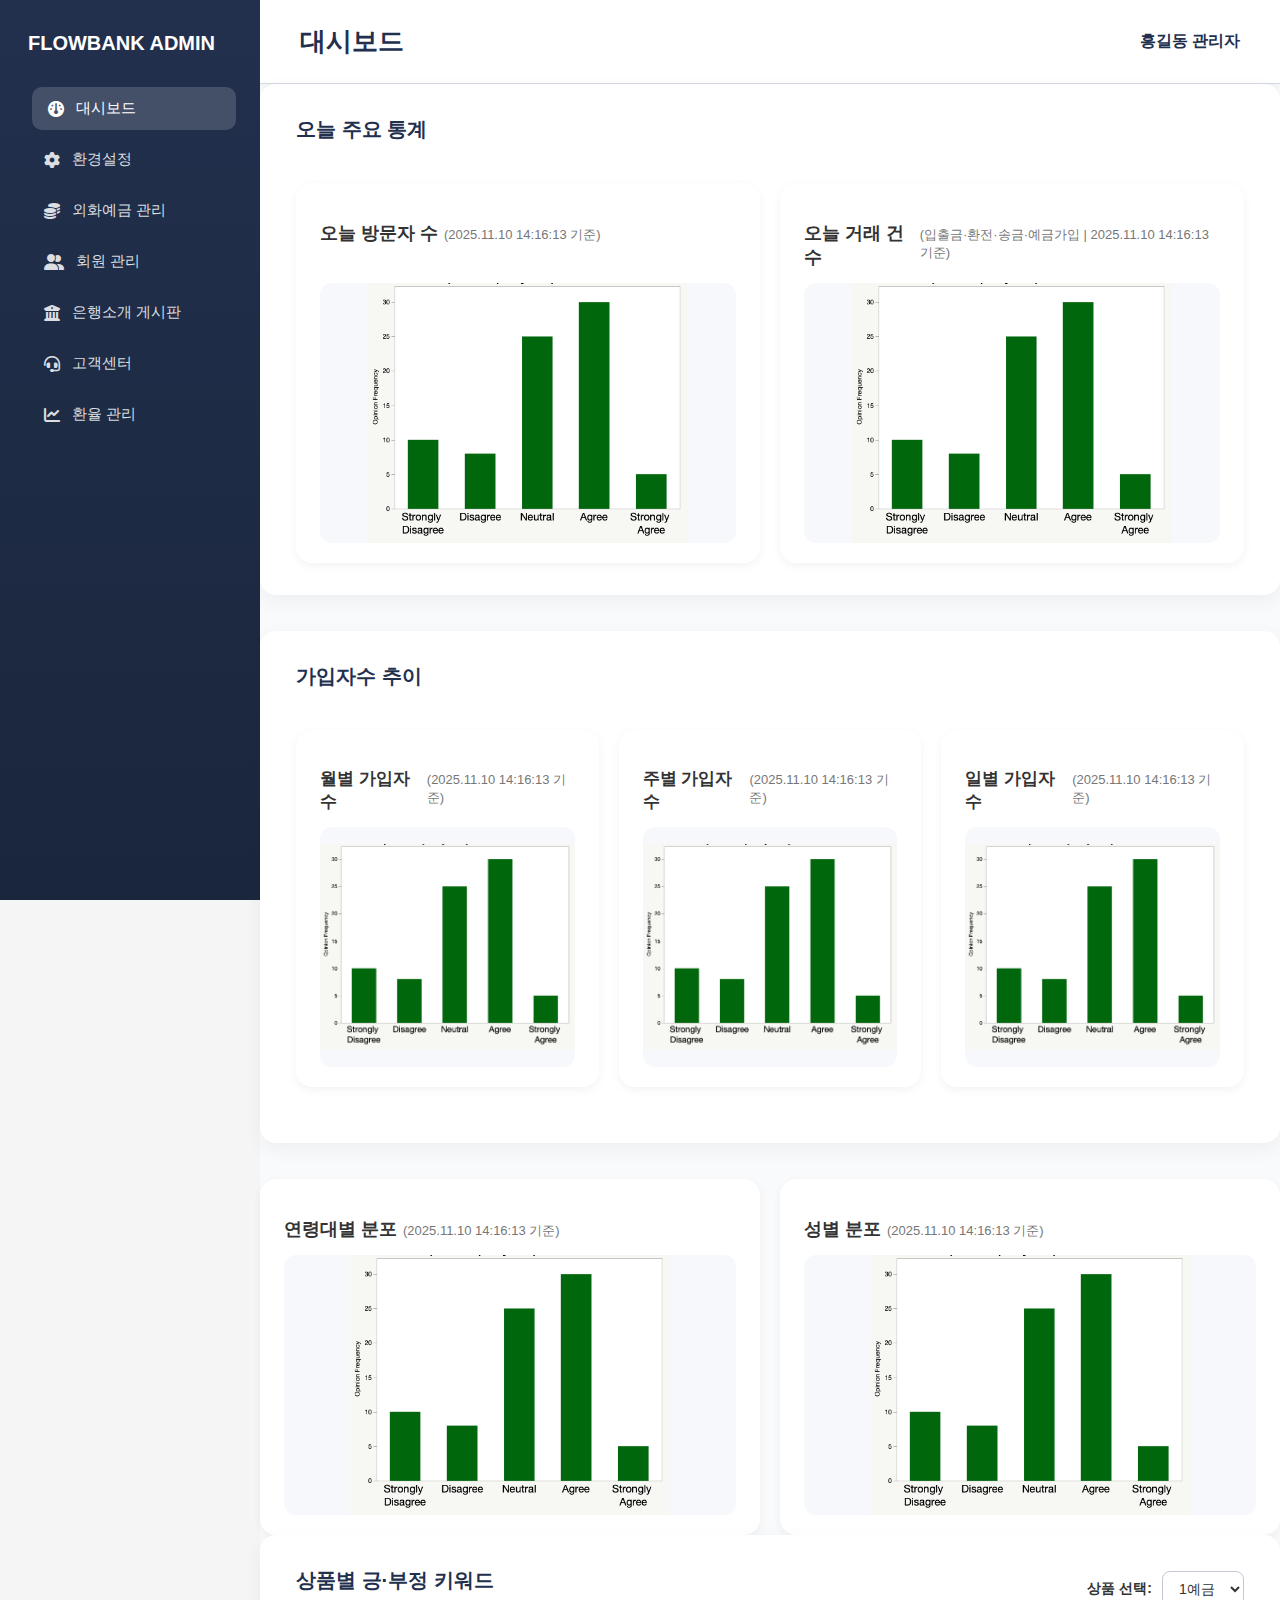
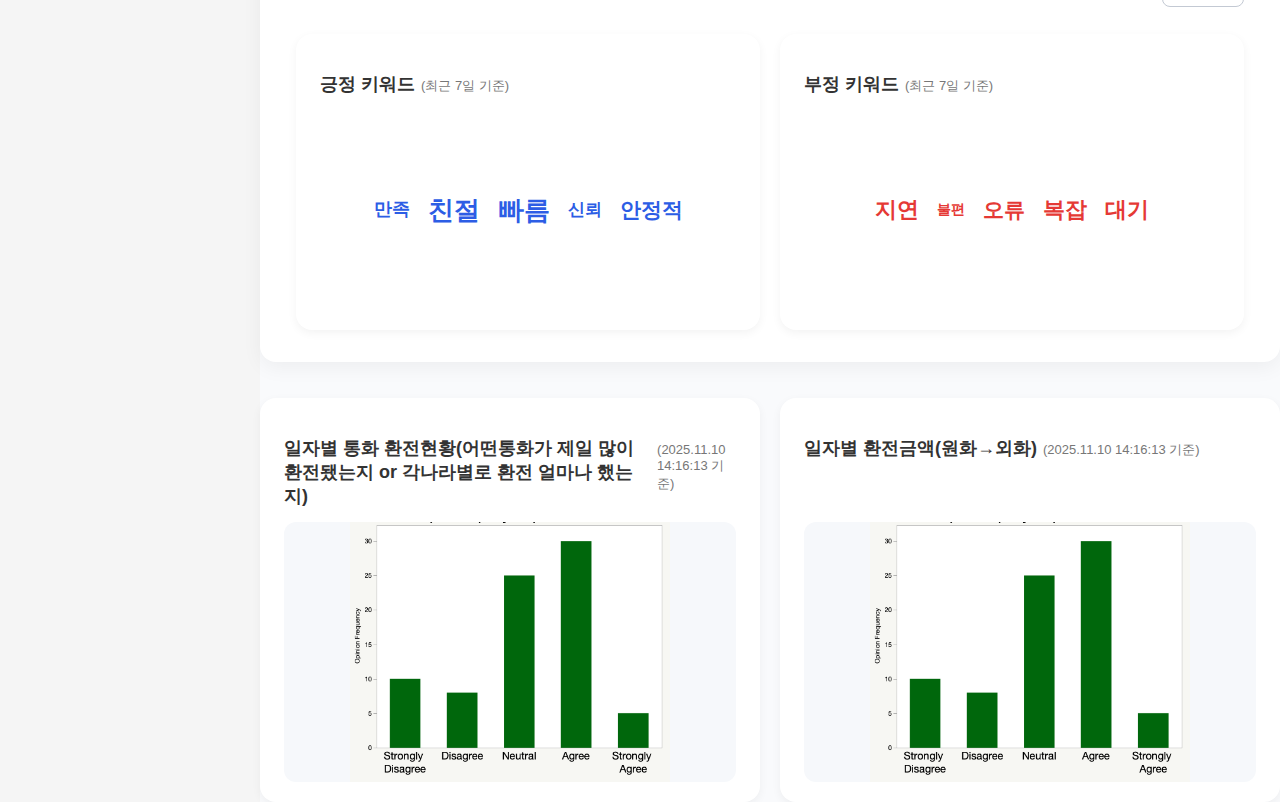
<file: admin/index.html>
<!DOCTYPE html>
<html lang="ko">
  <head>
    <meta charset="UTF-8" />
    <meta name="viewport" content="width=device-width, initial-scale=1.0" />
    <title>관리자 메인</title>
    <link rel="stylesheet" href="/static/css/admin.css" />
    <link
      rel="stylesheet"
      href="https://cdnjs.cloudflare.com/ajax/libs/font-awesome/6.5.1/css/all.min.css"
      crossorigin="anonymous"
    />
  </head>
  <body>
    <div class="admin-layout">
      <aside class="sidebar">
        <div class="logo">
          <span>FLOWBANK ADMIN</span>
        </div>
        <nav>
          <ul>
            <li><a class="active" href="/admin/index.html"><i class="fa-solid fa-gauge"></i>대시보드</a></li>
            <li><a href="/admin/settings.html"><i class="fa-solid fa-gear"></i>환경설정</a></li>
            <li><a href="/admin/products.html"><i class="fa-solid fa-coins"></i>외화예금 관리</a></li>
            <li><a href="/admin/members.html"><i class="fa-solid fa-user-group"></i>회원 관리</a></li>
            <li><a href="/admin/board.html"><i class="fa-solid fa-building-columns"></i>은행소개 게시판</a></li>
            <li><a href="/admin/customer.html"><i class="fa-solid fa-headset"></i>고객센터</a></li>
            <li><a href="/admin/rate.html"><i class="fa-solid fa-chart-line"></i>환율 관리</a></li>
          </ul>
        </nav>
       
      </aside>

      <main class="main-panel">
        <header class="admin-header">
          <div>
            <h1 class="page-title">대시보드</h1>
          </div>
            <div class="user-info">
              <div class="profile">
                <div class="profile-info">
                  <strong>홍길동 관리자</strong>
                </div>
              </div>
            </div>
        </header>

        <!-- 1행: 방문·거래 통계 섹션 -->
        <section class="section">
          <div class="section-header">
            <h2>오늘 주요 통계</h2>
          </div>

          <div class="admin-stats-row">
            <!-- 오늘 방문자 수 -->
            <article class="admin-stat-card admin-graph-card">
              <h3>오늘 방문자 수<span>(2025.11.10 14:16:13 기준)</span></h3>
              <div class="admin-graph-box">
                <img src="/static/images/ex.png" alt="오늘 방문자 수 그래프" />
              </div>
            </article>

            <!-- 오늘 거래 건수 -->
            <article class="admin-stat-card admin-graph-card">
              <h3>오늘 거래 건수 <span>(입출금·환전·송금·예금가입 | 2025.11.10 14:16:13 기준)</span></h3>
              <div class="admin-graph-box">
                <img src="/static/images/ex.png" alt="오늘 거래 건수 그래프" />
              </div>
            </article>
          </div>
        </section>

        <!-- 4행: 가입자수 추이 -->
        <section class="section">
          <div class="section-header">
            <h2>가입자수 추이</h2>
          </div>

          <div class="admin-stats-row-3">
            <!-- 월별 -->
            <article class="admin-stat-card-3 admin-graph-card">
              <h3>월별 가입자수 <span>(2025.11.10 14:16:13 기준)</span></h3>
              <div class="admin-graph-box-3">
                <img src="/static/images/ex.png" alt="월별 가입자수 그래프" />
              </div>
            </article>

            <!-- 주별 -->
            <article class="admin-stat-card-3 admin-graph-card">
              <h3>주별 가입자수 <span>(2025.11.10 14:16:13 기준)</span></h3>
              <div class="admin-graph-box-3">
                <img src="/static/images/ex.png" alt="주별 가입자수 그래프" />
              </div>
            </article>

            <!-- 일별 -->
            <article class="admin-stat-card-3 admin-graph-card">
              <h3>일별 가입자수 <span>(2025.11.10 14:16:13 기준)</span></h3>
              <div class="admin-graph-box-3">
                <img src="/static/images/ex.png" alt="일별 가입자수 그래프" />
              </div>
            </article>
          </div>
        </section>





        <!-- 2행 -->
        <div class="admin-stats-row">
          <article class="admin-stat-card admin-graph-card">
            <h3>연령대별 분포 <span>(2025.11.10 14:16:13 기준)</span></h3>
            <div class="admin-graph-box">
              <img src="/static/images/ex.png" alt="연령대별 분포 그래프" />
            </div>
          </article>

          <article class="admin-stat-card admin-graph-card">
            <h3>성별 분포 <span>(2025.11.10 14:16:13 기준)</span></h3>
            <div class="admin-graph-box">
              <img src="/static/images/ex.png" alt="성별 분포 그래프" />
            </div>
          </article>
        </div>

      

      <!-- 3행: 긍·부정 키워드 섹션 -->
      <section class="section">
        <div class="section-header">
          <h2>상품별 긍·부정 키워드</h2>

          <!-- 🔹 상품 선택 드롭다운 -->
          <div class="product-select">
            <label for="product-type">상품 선택:</label>
            <select id="product-type">
              <option value="fx-deposit1" selected>1예금</option>
              <option value="deposit2">2예금</option>
              <option value="deposit3">3예금</option>
              <option value="deposit4">4예금</option>
              <option value="deposit5">5예금</option>
            </select>
          </div>
        </div>

        <div class="admin-stats-row">
          <!-- 긍정 키워드 -->
          <article class="admin-stat-card admin-graph-card">
            <h3>긍정 키워드 <span>(최근 7일 기준)</span></h3>
            <div class="admin-keyword-box positive">
              <span>만족</span>
              <span>친절</span>
              <span>빠름</span>
              <span>신뢰</span>
              <span>안정적</span>
            </div>
          </article>

          <!-- 부정 키워드 -->
          <article class="admin-stat-card admin-graph-card">
            <h3>부정 키워드 <span>(최근 7일 기준)</span></h3>
            <div class="admin-keyword-box negative">
              <span>지연</span>
              <span>불편</span>
              <span>오류</span>
              <span>복잡</span>
              <span>대기</span>
            </div>
          </article>
        </div>
      </section>


       <!-- 2행 -->
        <div class="admin-stats-row">
          <article class="admin-stat-card admin-graph-card">
            <h3>일자별 통화 환전현황(어떤통화가 제일 많이 환전됐는지 or 각나라별로 환전 얼마나 했는지) <span>(2025.11.10 14:16:13 기준)</span></h3>
            <div class="admin-graph-box">
              <img src="/static/images/ex.png" alt="연령대별 분포 그래프" />
            </div>
          </article>

          <article class="admin-stat-card admin-graph-card">
            <h3>일자별 환전금액(원화→외화) <span>(2025.11.10 14:16:13 기준)</span></h3>
            <div class="admin-graph-box">
              <img src="/static/images/ex.png" alt="성별 분포 그래프" />
            </div>
          </article>
        </div>

      </section>



         

      <script>
        document.querySelectorAll('.admin-keyword-box span').forEach(el => {
          const randomSize = Math.floor(Math.random() * 14) + 14; // 14~28px
          el.style.fontSize = randomSize + 'px';
        });
      </script>


      </main>
    </div>
    
  </body>
</html>
</file>
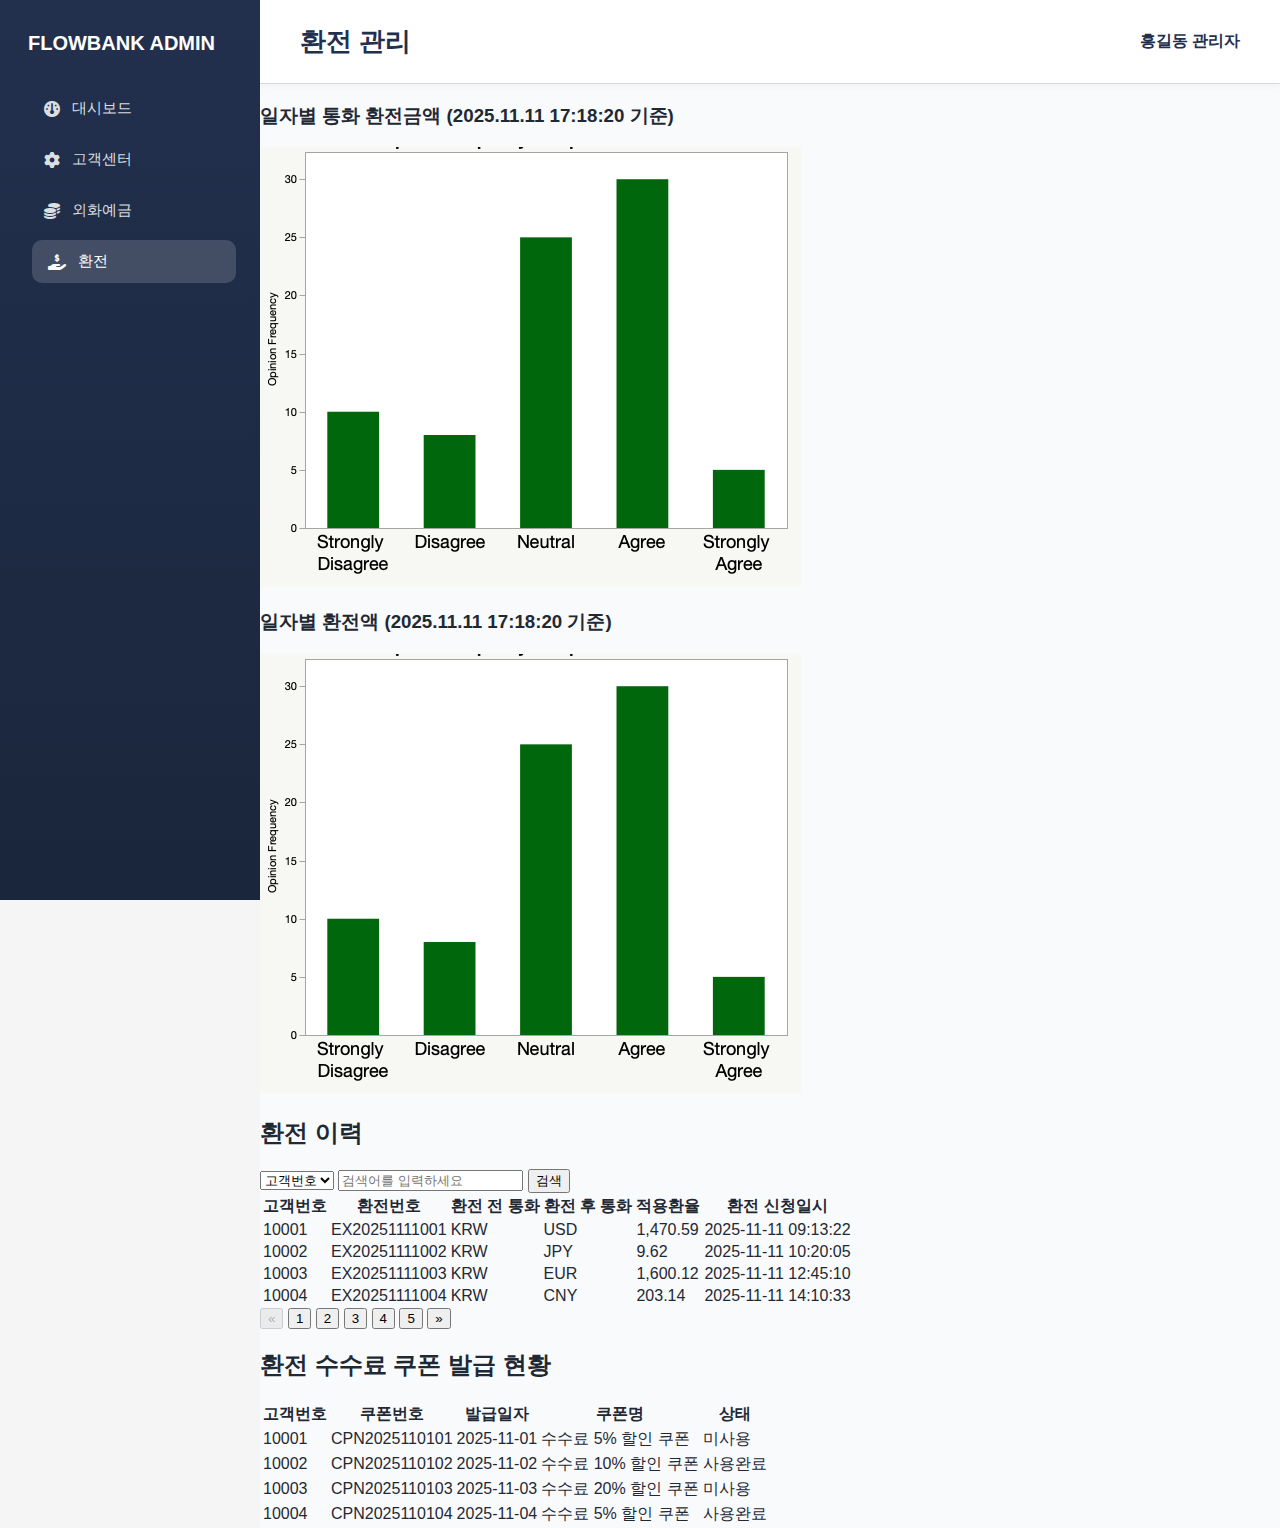
<file: admin/exchange.html>
<!DOCTYPE html>
<html lang="ko">
  <head>
    <meta charset="UTF-8" />
    <meta name="viewport" content="width=device-width, initial-scale=1.0" />
    <title>환전 관리</title>
    <link rel="stylesheet" href="/static/css/admin.css" />
    <link
      rel="stylesheet"
      href="https://cdnjs.cloudflare.com/ajax/libs/font-awesome/6.5.1/css/all.min.css"
      crossorigin="anonymous"
    />
  </head>

  <body>
    <div class="admin-layout">
      <!-- 사이드바 -->
      <aside class="sidebar">
        <div class="logo">
          <span>FLOWBANK ADMIN</span>
        </div>
        <nav>
          <ul>
            <li><a href="/admin/index.html"><i class="fa-solid fa-gauge"></i>대시보드</a></li>
            <li><a href="/admin/member.html"><i class="fa-solid fa-gear"></i>고객센터</a></li>
            <li><a href="/admin/products.html"><i class="fa-solid fa-coins"></i>외화예금</a></li>
            <li><a class="active" href="/admin/exchange.html"><i class="fa-solid fa-hand-holding-dollar"></i>환전</a></li>
          </ul>
        </nav>
      </aside>

      <!-- 메인 -->
      <main class="main-panel">
        <!-- 상단 헤더 -->
        <header class="admin-header">
          <div>
            <h1 class="page-title">환전 관리</h1>
          </div>
          <div class="user-info">
            <div class="profile">
              <div class="profile-info">
                <strong>홍길동 관리자</strong>
              </div>
            </div>
          </div>
        </header>
    

      <!-- 환전 통계 영역 -->
      <section class="admin-exchange-stats-row">
        <article class="admin-exchange-card admin-exchange-graph-card">
          <h3>
            일자별 통화 환전금액 <span>(2025.11.11 17:18:20 기준)</span>
          </h3>
          <div class="admin-exchange-graph-box">
            <img src="/static/images/ex.png" alt="환전 사용자 수 그래프" />
          </div>
        </article>

        <article class="admin-exchange-card admin-exchange-graph-card">
          <h3>
            일자별 환전액 <span>(2025.11.11 17:18:20 기준)</span>
          </h3>
          <div class="admin-exchange-graph-box">
            <img src="/static/images/ex.png" alt="환전 연령대별 그래프" />
          </div>
        </article>
      </section>

    <!-- 환전 이력 섹션 -->
<section class="admin-exchange-section">
  <h2 class="admin-exchange-section-title">환전 이력</h2>

  <!-- 🔍 검색 영역 -->
  <div class="admin-exchange-search">
    <select id="exchangeSearchType">
      <option value="customer">고객번호</option>
      <option value="exchange">환전번호</option>
    </select>
    <input type="text" id="exchangeSearchInput" placeholder="검색어를 입력하세요" />
    <button id="exchangeSearchBtn">검색</button>
  </div>

  <!-- 📊 테이블 -->
  <div class="admin-exchange-table-container">
    <table class="admin-exchange-table">
      <thead>
        <tr>
          <th>고객번호</th>
          <th>환전번호</th>
          <th>환전 전 통화</th>
          <th>환전 후 통화</th>
          <th>적용환율</th>
          <th>환전 신청일시</th>
        </tr>
      </thead>
      <tbody id="exchangeTableBody">
        <tr>
          <td>10001</td>
          <td>EX20251111001</td>
          <td>KRW</td>
          <td>USD</td>
          <td>1,470.59</td>
          <td>2025-11-11 09:13:22</td>
        </tr>
        <tr>
          <td>10002</td>
          <td>EX20251111002</td>
          <td>KRW</td>
          <td>JPY</td>
          <td>9.62</td>
          <td>2025-11-11 10:20:05</td>
        </tr>
        <tr>
          <td>10003</td>
          <td>EX20251111003</td>
          <td>KRW</td>
          <td>EUR</td>
          <td>1,600.12</td>
          <td>2025-11-11 12:45:10</td>
        </tr>
        <tr>
          <td>10004</td>
          <td>EX20251111004</td>
          <td>KRW</td>
          <td>CNY</td>
          <td>203.14</td>
          <td>2025-11-11 14:10:33</td>
        </tr>
      </tbody>
    </table>
  </div>

  <!-- 📄 페이지네이션 -->
    <div class="pagination">
    <button class="page-btn" disabled>«</button>
    <button class="page-btn active">1</button>
    <button class="page-btn">2</button>
    <button class="page-btn">3</button>
    <button class="page-btn">4</button>
    <button class="page-btn">5</button>
    <button class="page-btn">»</button>
  </div>
  </section>

      <!-- 환전 수수료 쿠폰 발급 현황 -->
      <section class="admin-exchange-section">
        <h2 class="admin-exchange-section-title">환전 수수료 쿠폰 발급 현황</h2>
        <div class="admin-exchange-table-container">
          <table class="admin-exchange-table">
            <thead>
              <tr>
                <th>고객번호</th>
                <th>쿠폰번호</th>
                <th>발급일자</th>
                <th>쿠폰명</th>
                <th>상태</th>
              </tr>
            </thead>
            <tbody>
              <tr>
                <td>10001</td>
                <td>CPN2025110101</td>
                <td>2025-11-01</td>
                <td>수수료 5% 할인 쿠폰</td>
                <td class="admin-exchange-status-unused">미사용</td>
              </tr>
              <tr>
                <td>10002</td>
                <td>CPN2025110102</td>
                <td>2025-11-02</td>
                <td>수수료 10% 할인 쿠폰</td>
                <td class="admin-exchange-status-used">사용완료</td>
              </tr>
              <tr>
                <td>10003</td>
                <td>CPN2025110103</td>
                <td>2025-11-03</td>
                <td>수수료 20% 할인 쿠폰</td>
                <td class="admin-exchange-status-unused">미사용</td>
              </tr>
              <tr>
                <td>10004</td>
                <td>CPN2025110104</td>
                <td>2025-11-04</td>
                <td>수수료 5% 할인 쿠폰</td>
                <td class="admin-exchange-status-used">사용완료</td>
              </tr>
            </tbody>
          </table>
        </div>
      </section>







      

    </div>
  </main>

  </body>
</html>
</file>
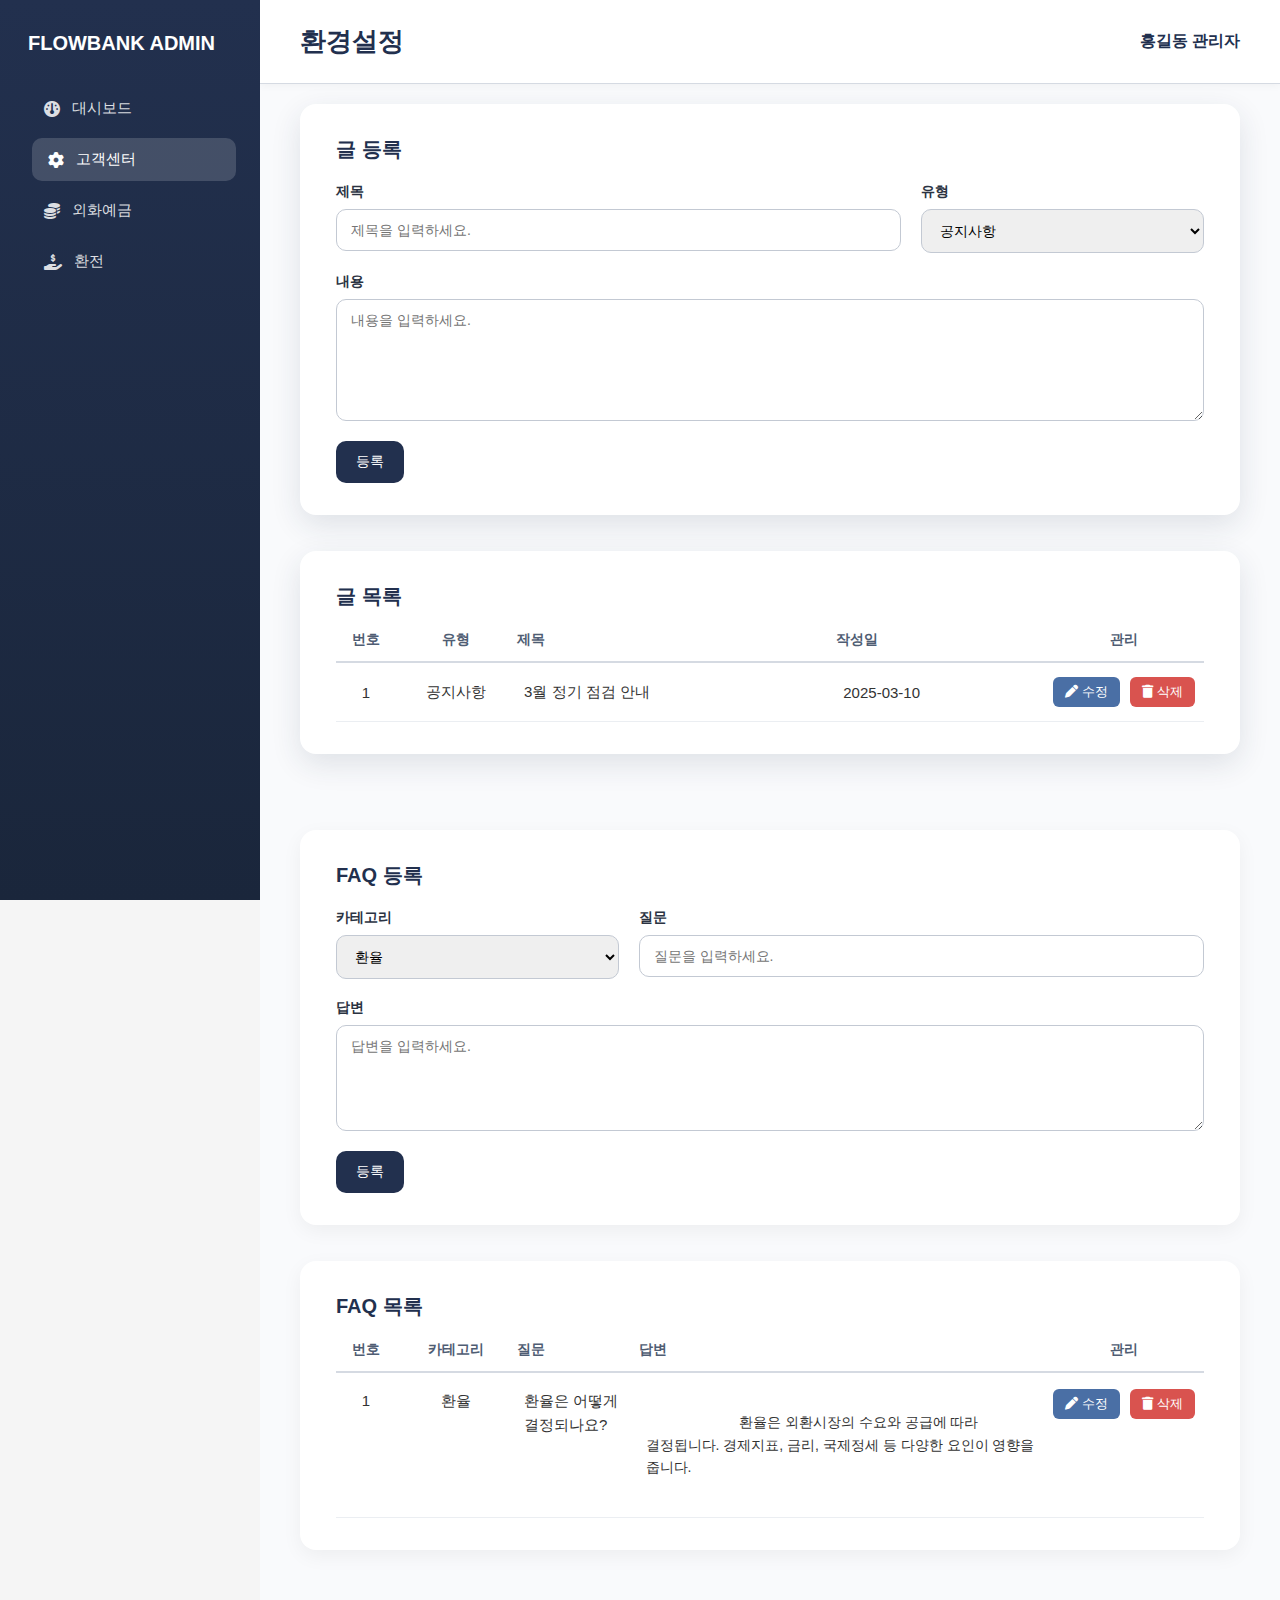
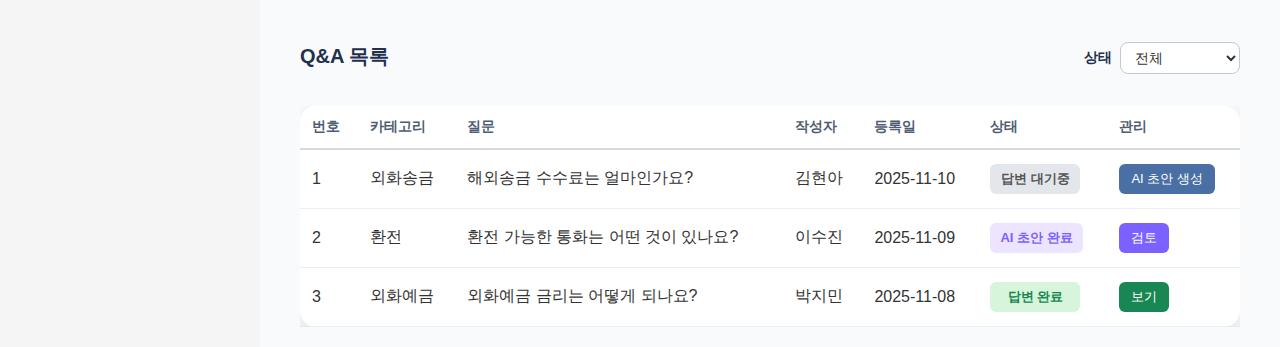
<file: admin/member.html>
<!DOCTYPE html>
<html lang="ko">
  <head>
    <meta charset="UTF-8" />
    <meta name="viewport" content="width=device-width, initial-scale=1.0" />
    <title>고객센터 관리</title>
    <link rel="stylesheet" href="/static/css/admin.css" />
    <link
      rel="stylesheet"
      href="https://cdnjs.cloudflare.com/ajax/libs/font-awesome/6.5.1/css/all.min.css"
      crossorigin="anonymous"
    />
  </head>

  <body>
    <div class="admin-layout">
      <!-- 사이드바 -->
      <aside class="sidebar">
        <div class="logo">
          <span>FLOWBANK ADMIN</span>
        </div>
        <nav>
          <ul>
            <li><a href="/admin/index.html"><i class="fa-solid fa-gauge"></i>대시보드</a></li>
            <li><a class="active" href="/admin/member.html"><i class="fa-solid fa-gear"></i>고객센터</a></li>
            <li><a href="/admin/products.html"><i class="fa-solid fa-coins"></i>외화예금</a></li>
            <li><a href="/admin/exchange.html"><i class="fa-solid fa-hand-holding-dollar"></i>환전</a></li>
          </ul>
        </nav>
      </aside>

      <!-- 메인 -->
      <main class="main-panel">
        <!-- 상단 헤더 -->
        <header class="admin-header">
          <div>
            <h1 class="page-title">환경설정</h1>
          </div>
          <div class="user-info">
            <div class="profile">
              <div class="profile-info">
                <strong>홍길동 관리자</strong>
              </div>
            </div>
          </div>
        </header>

        <!-- 본문 시작 -->
        <section class="admin-content">

          <!-- 게시판 관리 -->
          <section class="board-admin">
            <!-- 글 등록 -->
            <section id="board-register" class="board-section">
              <div class="board-header">
                <h2>글 등록</h2>
              </div>

              <div class="board-row">
                <div class="board-control">
                  <label for="board-title">제목</label>
                  <input id="board-title" type="text" placeholder="제목을 입력하세요." />
                </div>

                <div class="board-control">
                  <label for="board-type">유형</label>
                  <select id="board-type">
                    <option value="notice">공지사항</option>
                    <option value="event">이벤트</option>
                  </select>
                </div>
              </div>

              <div class="board-control">
                <label for="board-content">내용</label>
                <textarea id="board-content" rows="6" placeholder="내용을 입력하세요."></textarea>
              </div>

              <button class="board-btn-primary">등록</button>
            </section>

            <!-- 글 목록 -->
            <section id="board-list" class="board-section">
              <div class="board-header">
                <h2>글 목록</h2>
              </div>

              <div class="board-table-wrapper">
                <table class="board-table">
                  <thead>
                    <tr>
                      <th>번호</th>
                      <th>유형</th>
                      <th>제목</th>
                      <th>작성일</th>
                      <th>관리</th>
                    </tr>
                  </thead>
                  <tbody>
                    <tr>
                      <td>1</td>
                      <td>공지사항</td>
                      <td>3월 정기 점검 안내</td>
                      <td>2025-03-10</td>
                      <td>
                        <button class="board-btn-edit"><i class="fa-solid fa-pen"></i> 수정</button>
                        <button class="board-btn-delete"><i class="fa-solid fa-trash"></i> 삭제</button>
                      </td>
                    </tr>
                  </tbody>
                </table>
              </div>
            </section>
          </section>

          <!-- FAQ 관리 -->
          <section class="faq-admin">
            <!-- 등록 -->
            <section id="faq-register" class="faq-section">
              <div class="faq-header">
                <h2>FAQ 등록</h2>
              </div>

              <div class="faq-row">
                <div class="faq-control">
                  <label for="faq-category">카테고리</label>
                  <select id="faq-category">
                    <option>환율</option>
                    <option>환전</option>
                    <option>외화예금</option>
                    <option>환전 수수료</option>
                  </select>
                </div>

                <div class="faq-control">
                  <label for="faq-question">질문</label>
                  <input id="faq-question" type="text" placeholder="질문을 입력하세요.">
                </div>
              </div>

              <div class="faq-control">
                <label for="faq-answer">답변</label>
                <textarea id="faq-answer" rows="5" placeholder="답변을 입력하세요."></textarea>
              </div>

              <button class="faq-btn-primary">등록</button>
            </section>

            <!-- 목록 -->
            <section id="faq-list" class="faq-section">
              <div class="faq-header">
                <h2>FAQ 목록</h2>
              </div>

              <div class="faq-table-wrapper">
                <table class="faq-table">
                  <thead>
                    <tr>
                      <th>번호</th>
                      <th>카테고리</th>
                      <th>질문</th>
                      <th>답변</th>
                      <th>관리</th>
                    </tr>
                  </thead>
                  <tbody>
                    <tr>
                      <td>1</td>
                      <td>환율</td>
                      <td>환율은 어떻게 결정되나요?</td>
                      <td class="faq-answer">
                        환율은 외환시장의 수요와 공급에 따라 결정됩니다. 경제지표, 금리, 국제정세 등 다양한 요인이 영향을 줍니다.
                      </td>
                      <td>
                        <button class="faq-btn-edit"><i class="fa-solid fa-pen"></i> 수정</button>
                        <button class="faq-btn-delete"><i class="fa-solid fa-trash"></i> 삭제</button>
                      </td>
                    </tr>
                  </tbody>
                </table>
              </div>
            </section>
          </section>

          <!-- Q&A 관리 -->
          <section class="qna-admin">
            <div class="qna-header">
              <h2>Q&A 목록</h2>

              <div class="qna-filter">
                <label for="qna-status-filter">상태</label>
                <select id="qna-status-filter">
                  <option value="all">전체</option>
                  <option value="pending">답변 대기중</option>
                  <option value="ai-draft">AI 초안 완료</option>
                  <option value="complete">답변 완료</option>
                </select>
              </div>
            </div>

            <div class="qna-table-wrapper">
              <table class="qna-table">
                <thead>
                  <tr>
                    <th>번호</th>
                    <th>카테고리</th>
                    <th>질문</th>
                    <th>작성자</th>
                    <th>등록일</th>
                    <th>상태</th>
                    <th>관리</th>
                  </tr>
                </thead>
                <tbody>
                  <tr data-status="pending">
                    <td>1</td>
                    <td>외화송금</td>
                    <td>해외송금 수수료는 얼마인가요?</td>
                    <td>김현아</td>
                    <td>2025-11-10</td>
                    <td><span class="qna-status pending">답변 대기중</span></td>
                    <td><button class="qna-btn-ai">AI 초안 생성</button></td>
                  </tr>

                  <tr data-status="ai-draft">
                    <td>2</td>
                    <td>환전</td>
                    <td>환전 가능한 통화는 어떤 것이 있나요?</td>
                    <td>이수진</td>
                    <td>2025-11-09</td>
                    <td><span class="qna-status ai-draft">AI 초안 완료</span></td>
                    <td><button class="qna-btn-approve">검토</button></td>
                  </tr>

                  <tr data-status="complete">
                    <td>3</td>
                    <td>외화예금</td>
                    <td>외화예금 금리는 어떻게 되나요?</td>
                    <td>박지민</td>
                    <td>2025-11-08</td>
                    <td><span class="qna-status complete">답변 완료</span></td>
                    <td><button class="qna-btn-view">보기</button></td>
                  </tr>
                </tbody>
              </table>
            </div>
          </section>

          <!-- Q&A 모달 -->
          <div class="qna-modal" id="qnaModal">
            <div class="qna-modal-content">
              <span class="qna-modal-close">&times;</span>
              <h2 class="qna-modal-title">AI 초안 검토 및 승인</h2>
              <div class="qna-modal-body">
                <div class="qna-modal-question">
                  <h3>질문</h3>
                  <p id="modal-question-text"></p>
                  <div class="qna-modal-line"></div>
                  <h3>AI 초안 답변</h3>
                  <textarea id="modal-ai-answer" class="qna-ai-draft-box" rows="6"></textarea>
                </div>
              </div>
              <div class="qna-modal-footer">
                <button class="qna-btn-cancel">취소</button>
                <button class="qna-btn-primary" id="approveBtn">승인</button>
              </div>
            </div>
          </div>
        </section>
        <!-- admin-content 끝 -->
      </main>
    </div>

    <script src="/static/js/admin_setting.js"></script>
  </body>
</html>
</file>
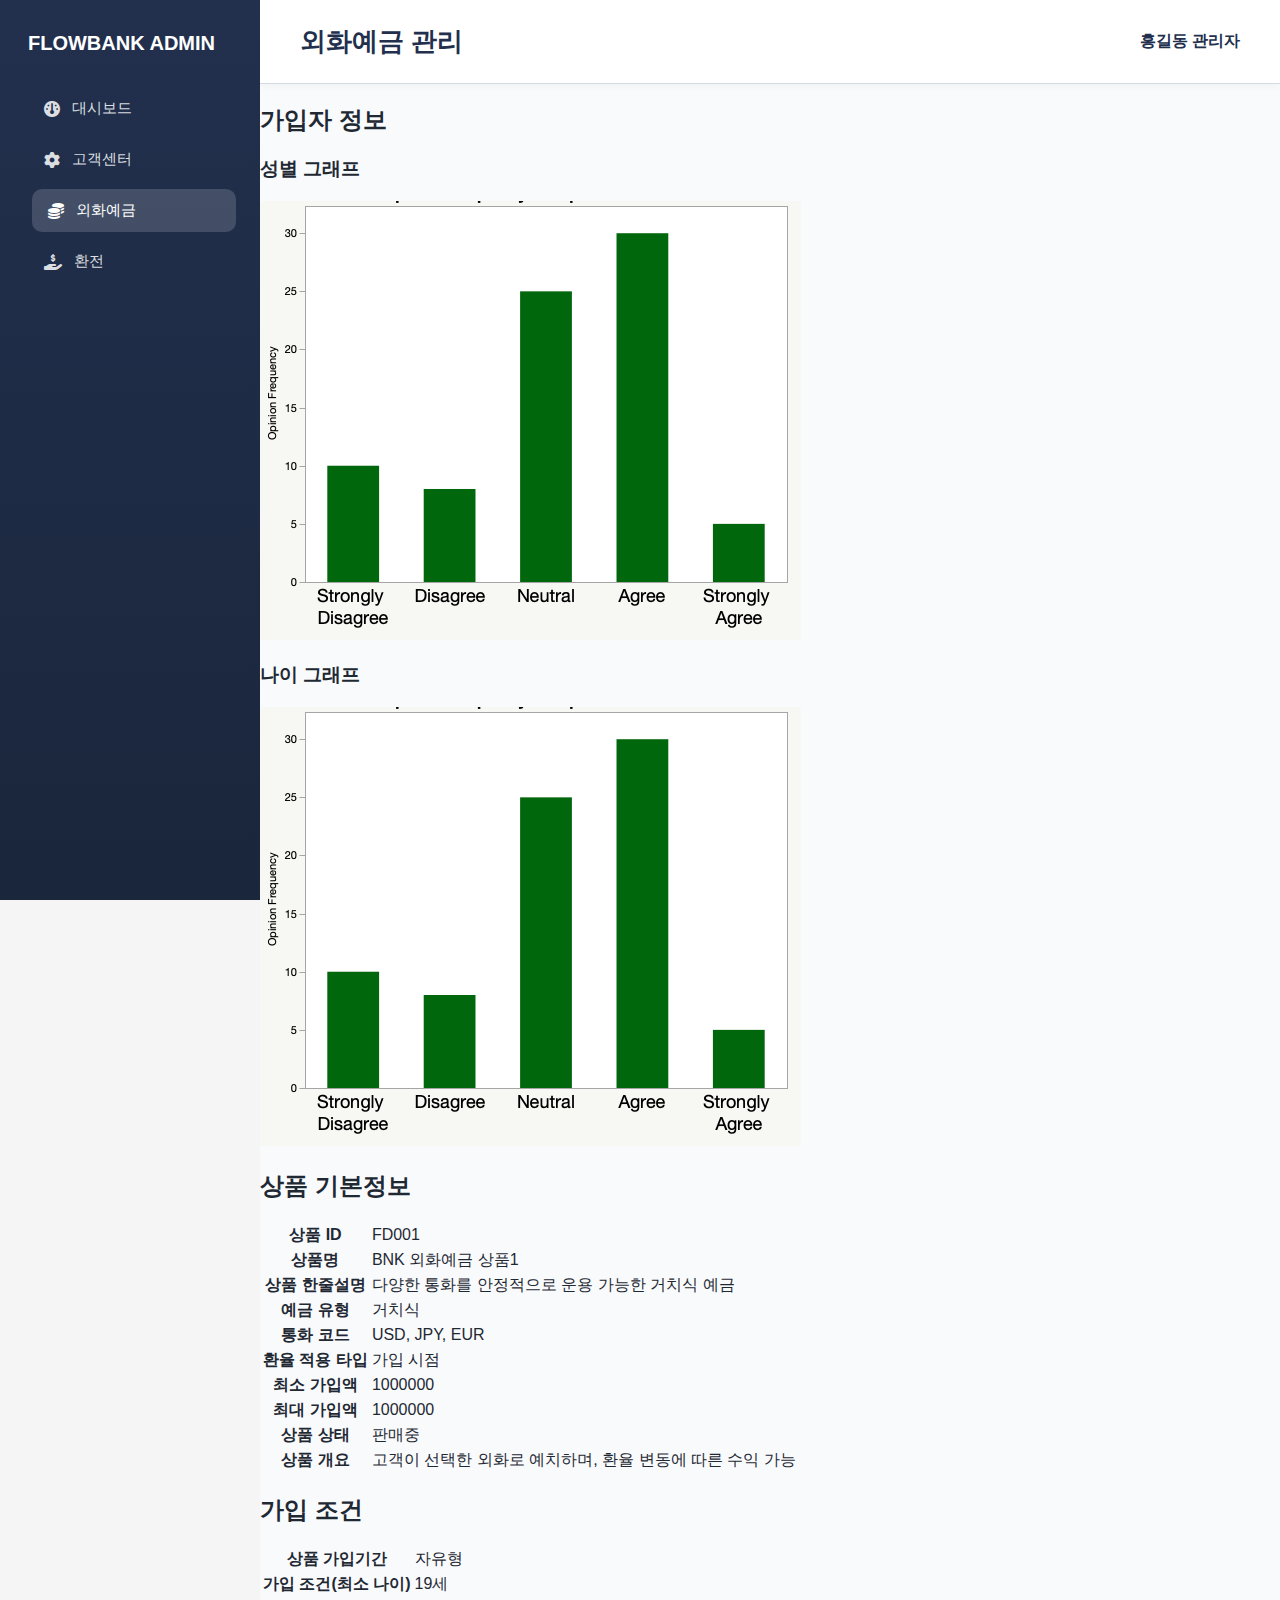
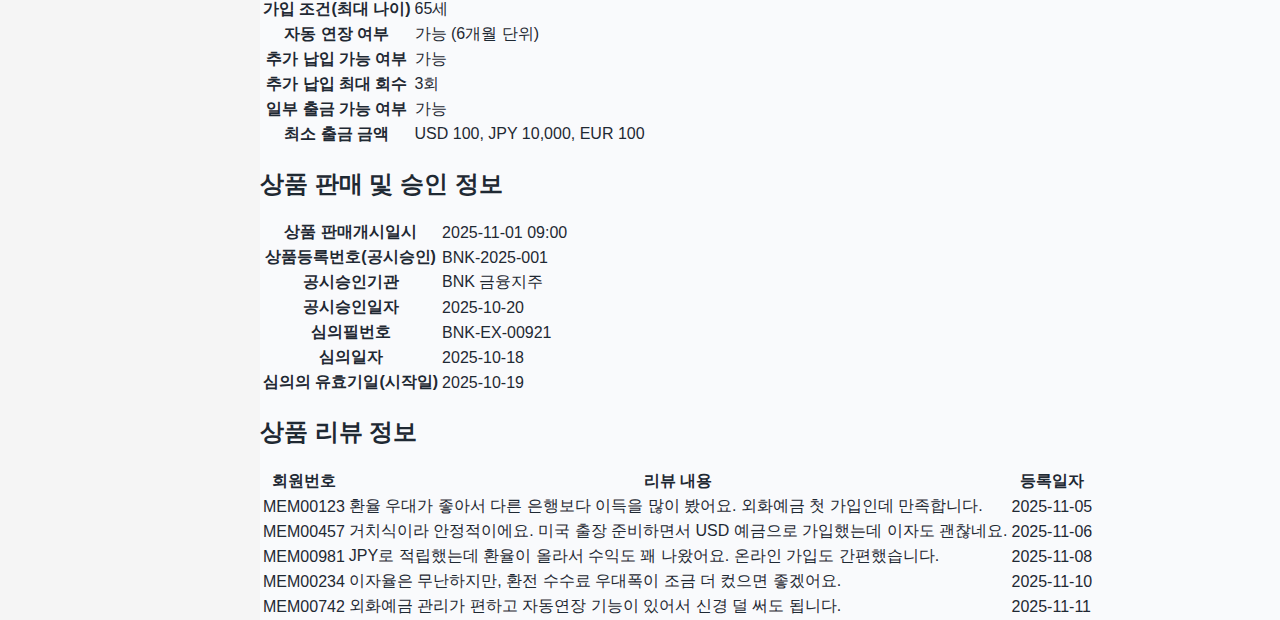
<file: admin/products_view.html>
<!DOCTYPE html>
<html lang="ko">
  <head>
    <meta charset="UTF-8" />
    <meta name="viewport" content="width=device-width, initial-scale=1.0" />
    <title>외화예금 상품 view</title>
    <link rel="stylesheet" href="/static/css/admin.css" />
    <link
      rel="stylesheet"
      href="https://cdnjs.cloudflare.com/ajax/libs/font-awesome/6.5.1/css/all.min.css"
      crossorigin="anonymous"
    />
  </head>

  <body>
    <div class="admin-layout">
      <!-- 사이드바 -->
      <aside class="sidebar">
        <div class="logo">
          <span>FLOWBANK ADMIN</span>
        </div>
        <nav>
          <ul>
            <li><a href="/admin/index.html"><i class="fa-solid fa-gauge"></i>대시보드</a></li>
            <li><a href="/admin/member.html"><i class="fa-solid fa-gear"></i>고객센터</a></li>
            <li><a class="active" href="/admin/products.html"><i class="fa-solid fa-coins"></i>외화예금</a></li>
            <li><a href="/admin/exchange.html"><i class="fa-solid fa-hand-holding-dollar"></i>환전</a></li>
          </ul>
        </nav>
      </aside>

      <!-- 메인 -->
      <main class="main-panel">
        <!-- 상단 헤더 -->
        <header class="admin-header">
          <div>
            <h1 class="page-title">외화예금 관리</h1>
          </div>
          <div class="user-info">
            <div class="profile">
              <div class="profile-info">
                <strong>홍길동 관리자</strong>
              </div>
            </div>
          </div>
        </header>
    



        <!-- 메인 컨텐츠 -->
        <section class="product-view">

          <!-- 가입자 정보 -->
          <div class="product-view-stats">
            <h2 class="product-view-subtitle">가입자 정보</h2>
            <div class="product-view-graphs">
              <div class="product-view-graph">
                <h3>성별 그래프</h3>
                <img src="/static/images/ex.png" alt="성별 그래프" class="product-view-graph-img" />
              </div>
              <div class="product-view-graph">
                <h3>나이 그래프</h3>
                <img src="/static/images/ex.png" alt="나이 그래프" class="product-view-graph-img" />
              </div>
            </div>
          </div>

          <!-- 상품 상세 정보 -->
          <div class="product-view-detail">
            <h2>상품 기본정보</h2>
            <table class="product-view-table">
              <tbody>
                <tr><th>상품 ID</th><td>FD001</td></tr>
                <tr><th>상품명</th><td>BNK 외화예금 상품1</td></tr>
                <tr><th>상품 한줄설명</th><td>다양한 통화를 안정적으로 운용 가능한 거치식 예금</td></tr>
                <tr><th>예금 유형</th><td>거치식</td></tr>
                <tr><th>통화 코드</th><td>USD, JPY, EUR</td></tr>
                <tr><th>환율 적용 타입</th><td>가입 시점</td></tr>
                <tr><th>최소 가입액</th><td>1000000</td></tr>
                <tr><th>최대 가입액</th><td>1000000</td></tr>
                <tr><th>상품 상태</th><td><span class="status-badge status-sale">판매중</span></td></tr>
                <tr><th>상품 개요</th><td>고객이 선택한 외화로 예치하며, 환율 변동에 따른 수익 가능</td></tr>
              </tbody>
            </table>

            <h2>가입 조건</h2>
            <table class="product-view-table">
              <tbody>
                <tr><th>상품 가입기간</th><td>자유형</td></tr>
                <tr><th>가입 조건(최소 나이)</th><td>19세</td></tr>
                <tr><th>가입 조건(최대 나이)</th><td>65세</td></tr>
                <tr><th>자동 연장 여부</th><td>가능 (6개월 단위)</td></tr>
                <tr><th>추가 납입 가능 여부</th><td>가능</td></tr>
                <tr><th>추가 납입 최대 회수</th><td>3회</td></tr>
                <tr><th>일부 출금 가능 여부</th><td>가능</td></tr>
                <tr><th>최소 출금 금액</th><td>USD 100, JPY 10,000, EUR 100</td></tr>
              </tbody>
            </table>

            <h2>상품 판매 및 승인 정보</h2>
            <table class="product-view-table">
              <tbody>
                <tr><th>상품 판매개시일시</th><td>2025-11-01 09:00</td></tr>
                <tr><th>상품등록번호(공시승인)</th><td>BNK-2025-001</td></tr>
                <tr><th>공시승인기관</th><td>BNK 금융지주</td></tr>
                <tr><th>공시승인일자</th><td>2025-10-20</td></tr>
                <tr><th>심의필번호</th><td>BNK-EX-00921</td></tr>
                <tr><th>심의일자</th><td>2025-10-18</td></tr>
                <tr><th>심의의 유효기일(시작일)</th><td>2025-10-19</td></tr>
              </tbody>
            </table>




               <!-- 상품 리뷰 정보 -->
            <h2>상품 리뷰 정보</h2>
            <table class="product-view-table product-view-review">
              <thead>
                <tr>
                  <th>회원번호</th>
                  <th>리뷰 내용</th>
                  <th>등록일자</th>
                </tr>
              </thead>
              <tbody>
                <tr>
                  <td>MEM00123</td>
                  <td>환율 우대가 좋아서 다른 은행보다 이득을 많이 봤어요. 외화예금 첫 가입인데 만족합니다.</td>
                  <td>2025-11-05</td>
                </tr>
                <tr>
                  <td>MEM00457</td>
                  <td>거치식이라 안정적이에요. 미국 출장 준비하면서 USD 예금으로 가입했는데 이자도 괜찮네요.</td>
                  <td>2025-11-06</td>
                </tr>
                <tr>
                  <td>MEM00981</td>
                  <td>JPY로 적립했는데 환율이 올라서 수익도 꽤 나왔어요. 온라인 가입도 간편했습니다.</td>
                  <td>2025-11-08</td>
                </tr>
                <tr>
                  <td>MEM00234</td>
                  <td>이자율은 무난하지만, 환전 수수료 우대폭이 조금 더 컸으면 좋겠어요.</td>
                  <td>2025-11-10</td>
                </tr>
                <tr>
                  <td>MEM00742</td>
                  <td>외화예금 관리가 편하고 자동연장 기능이 있어서 신경 덜 써도 됩니다.</td>
                  <td>2025-11-11</td>
                </tr>
              </tbody>
            </table>








          </div>
        </section>
      </main>
    </div>
  </body>
</html>
</file>
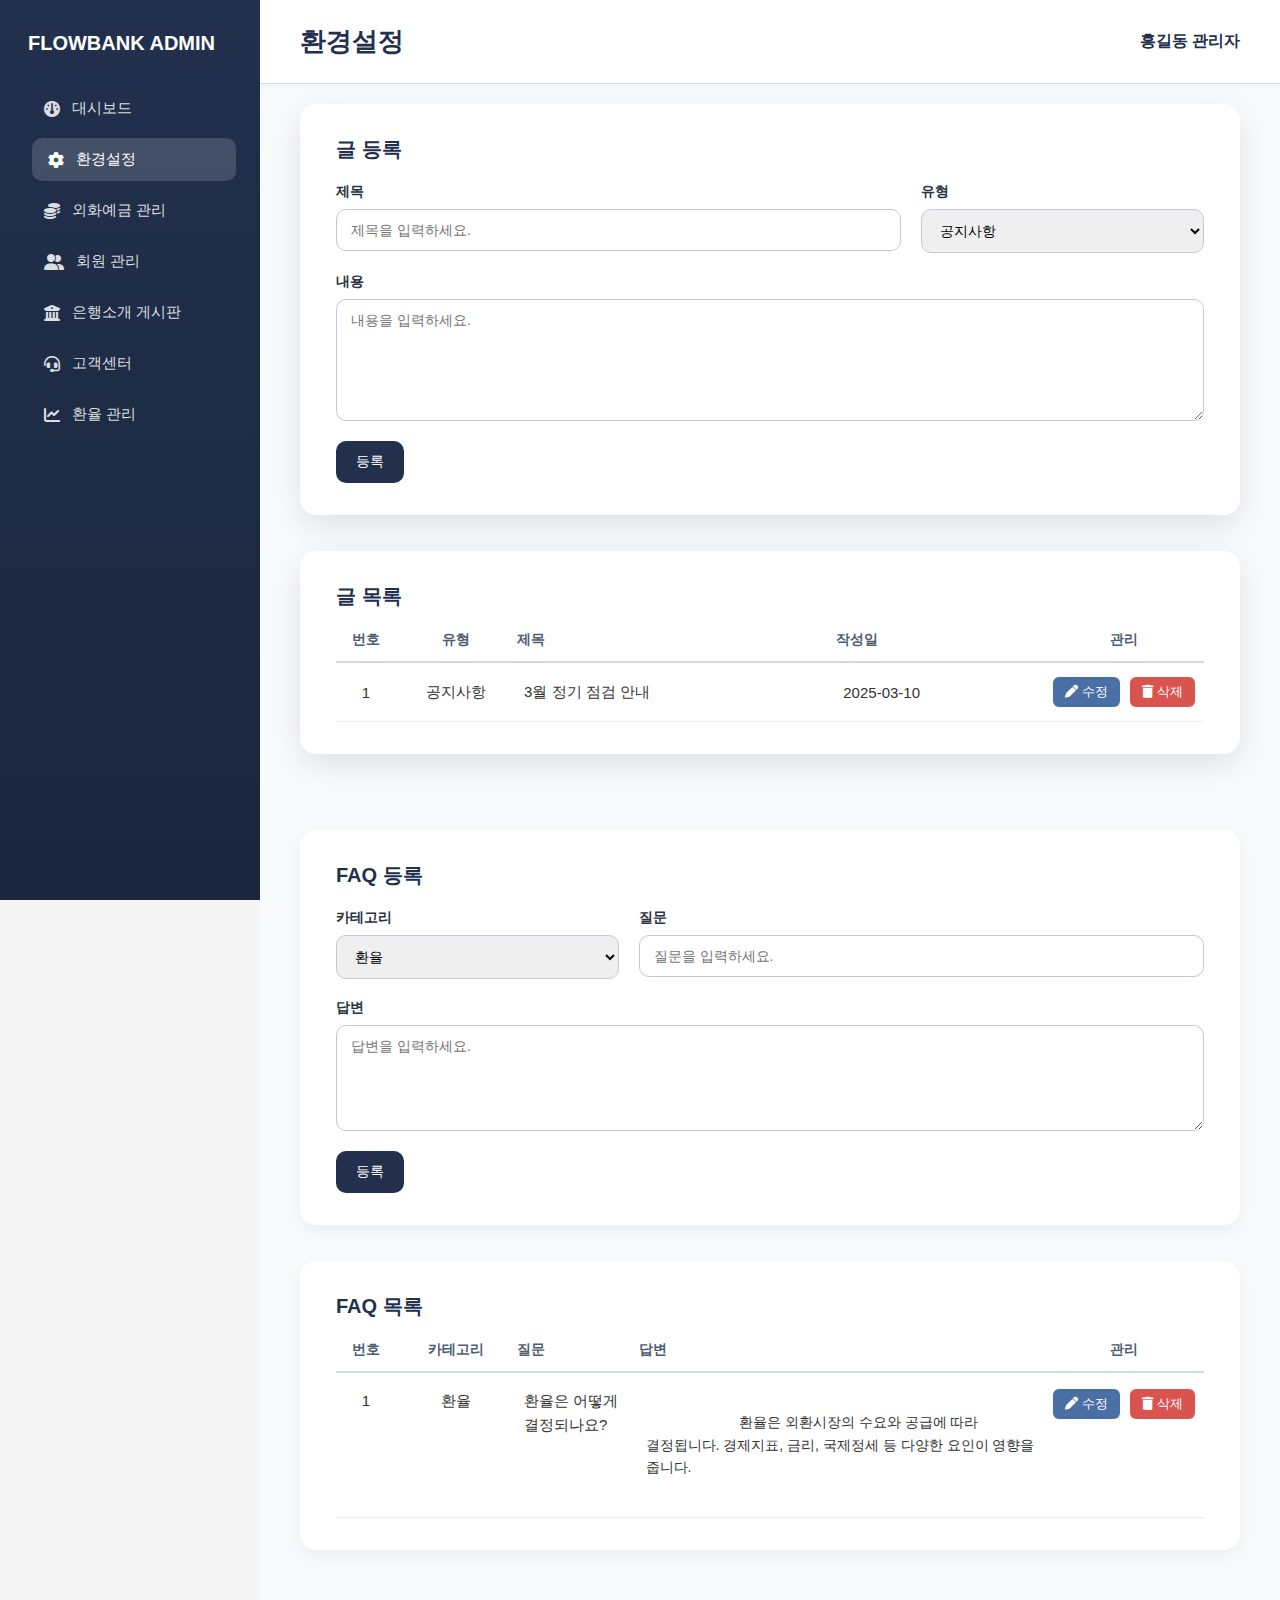
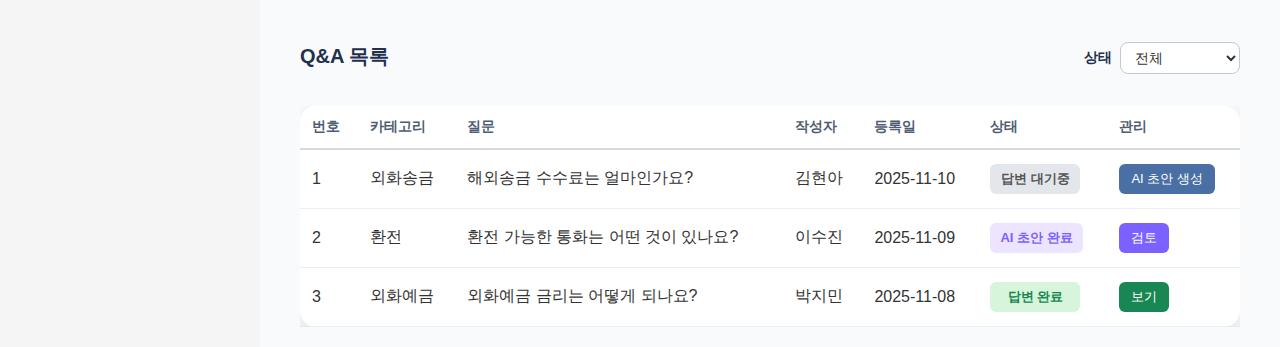
<file: admin/settings.html>
<!DOCTYPE html>
<html lang="ko">
  <head>
    <meta charset="UTF-8" />
    <meta name="viewport" content="width=device-width, initial-scale=1.0" />
    <title>환경 설정</title>
    <link rel="stylesheet" href="/static/css/admin.css" />
    <link
      rel="stylesheet"
      href="https://cdnjs.cloudflare.com/ajax/libs/font-awesome/6.5.1/css/all.min.css"
      crossorigin="anonymous"
    />
  </head>

  <body>
    <div class="admin-layout">
      <!-- 사이드바 -->
      <aside class="sidebar">
        <div class="logo">
          <span>FLOWBANK ADMIN</span>
        </div>
        <nav>
          <ul>
            <li><a href="/admin/index.html"><i class="fa-solid fa-gauge"></i>대시보드</a></li>
            <li><a class="active" href="/admin/settings.html"><i class="fa-solid fa-gear"></i>환경설정</a></li>
            <li><a href="/admin/products.html"><i class="fa-solid fa-coins"></i>외화예금 관리</a></li>
            <li><a href="/admin/members.html"><i class="fa-solid fa-user-group"></i>회원 관리</a></li>
            <li><a href="/admin/board.html"><i class="fa-solid fa-building-columns"></i>은행소개 게시판</a></li>
            <li><a href="/admin/customer.html"><i class="fa-solid fa-headset"></i>고객센터</a></li>
            <li><a href="/admin/rate.html"><i class="fa-solid fa-chart-line"></i>환율 관리</a></li>
          </ul>
        </nav>
      </aside>

      <!-- 메인 -->
      <main class="main-panel">
        <!-- 상단 헤더 -->
        <header class="admin-header">
          <div>
            <h1 class="page-title">환경설정</h1>
          </div>
          <div class="user-info">
            <div class="profile">
              <div class="profile-info">
                <strong>홍길동 관리자</strong>
              </div>
            </div>
          </div>
        </header>

        <!-- 본문 시작 -->
        <section class="admin-content">

          <!-- 게시판 관리 -->
          <section class="board-admin">
            <!-- 글 등록 -->
            <section id="board-register" class="board-section">
              <div class="board-header">
                <h2>글 등록</h2>
              </div>

              <div class="board-row">
                <div class="board-control">
                  <label for="board-title">제목</label>
                  <input id="board-title" type="text" placeholder="제목을 입력하세요." />
                </div>

                <div class="board-control">
                  <label for="board-type">유형</label>
                  <select id="board-type">
                    <option value="notice">공지사항</option>
                    <option value="event">이벤트</option>
                  </select>
                </div>
              </div>

              <div class="board-control">
                <label for="board-content">내용</label>
                <textarea id="board-content" rows="6" placeholder="내용을 입력하세요."></textarea>
              </div>

              <button class="board-btn-primary">등록</button>
            </section>

            <!-- 글 목록 -->
            <section id="board-list" class="board-section">
              <div class="board-header">
                <h2>글 목록</h2>
              </div>

              <div class="board-table-wrapper">
                <table class="board-table">
                  <thead>
                    <tr>
                      <th>번호</th>
                      <th>유형</th>
                      <th>제목</th>
                      <th>작성일</th>
                      <th>관리</th>
                    </tr>
                  </thead>
                  <tbody>
                    <tr>
                      <td>1</td>
                      <td>공지사항</td>
                      <td>3월 정기 점검 안내</td>
                      <td>2025-03-10</td>
                      <td>
                        <button class="board-btn-edit"><i class="fa-solid fa-pen"></i> 수정</button>
                        <button class="board-btn-delete"><i class="fa-solid fa-trash"></i> 삭제</button>
                      </td>
                    </tr>
                  </tbody>
                </table>
              </div>
            </section>
          </section>

          <!-- FAQ 관리 -->
          <section class="faq-admin">
            <!-- 등록 -->
            <section id="faq-register" class="faq-section">
              <div class="faq-header">
                <h2>FAQ 등록</h2>
              </div>

              <div class="faq-row">
                <div class="faq-control">
                  <label for="faq-category">카테고리</label>
                  <select id="faq-category">
                    <option>환율</option>
                    <option>환전</option>
                    <option>외화예금</option>
                    <option>환전 수수료</option>
                  </select>
                </div>

                <div class="faq-control">
                  <label for="faq-question">질문</label>
                  <input id="faq-question" type="text" placeholder="질문을 입력하세요.">
                </div>
              </div>

              <div class="faq-control">
                <label for="faq-answer">답변</label>
                <textarea id="faq-answer" rows="5" placeholder="답변을 입력하세요."></textarea>
              </div>

              <button class="faq-btn-primary">등록</button>
            </section>

            <!-- 목록 -->
            <section id="faq-list" class="faq-section">
              <div class="faq-header">
                <h2>FAQ 목록</h2>
              </div>

              <div class="faq-table-wrapper">
                <table class="faq-table">
                  <thead>
                    <tr>
                      <th>번호</th>
                      <th>카테고리</th>
                      <th>질문</th>
                      <th>답변</th>
                      <th>관리</th>
                    </tr>
                  </thead>
                  <tbody>
                    <tr>
                      <td>1</td>
                      <td>환율</td>
                      <td>환율은 어떻게 결정되나요?</td>
                      <td class="faq-answer">
                        환율은 외환시장의 수요와 공급에 따라 결정됩니다. 경제지표, 금리, 국제정세 등 다양한 요인이 영향을 줍니다.
                      </td>
                      <td>
                        <button class="faq-btn-edit"><i class="fa-solid fa-pen"></i> 수정</button>
                        <button class="faq-btn-delete"><i class="fa-solid fa-trash"></i> 삭제</button>
                      </td>
                    </tr>
                  </tbody>
                </table>
              </div>
            </section>
          </section>

          <!-- Q&A 관리 -->
          <section class="qna-admin">
            <div class="qna-header">
              <h2>Q&A 목록</h2>

              <div class="qna-filter">
                <label for="qna-status-filter">상태</label>
                <select id="qna-status-filter">
                  <option value="all">전체</option>
                  <option value="pending">답변 대기중</option>
                  <option value="ai-draft">AI 초안 완료</option>
                  <option value="complete">답변 완료</option>
                </select>
              </div>
            </div>

            <div class="qna-table-wrapper">
              <table class="qna-table">
                <thead>
                  <tr>
                    <th>번호</th>
                    <th>카테고리</th>
                    <th>질문</th>
                    <th>작성자</th>
                    <th>등록일</th>
                    <th>상태</th>
                    <th>관리</th>
                  </tr>
                </thead>
                <tbody>
                  <tr data-status="pending">
                    <td>1</td>
                    <td>외화송금</td>
                    <td>해외송금 수수료는 얼마인가요?</td>
                    <td>김현아</td>
                    <td>2025-11-10</td>
                    <td><span class="qna-status pending">답변 대기중</span></td>
                    <td><button class="qna-btn-ai">AI 초안 생성</button></td>
                  </tr>

                  <tr data-status="ai-draft">
                    <td>2</td>
                    <td>환전</td>
                    <td>환전 가능한 통화는 어떤 것이 있나요?</td>
                    <td>이수진</td>
                    <td>2025-11-09</td>
                    <td><span class="qna-status ai-draft">AI 초안 완료</span></td>
                    <td><button class="qna-btn-approve">검토</button></td>
                  </tr>

                  <tr data-status="complete">
                    <td>3</td>
                    <td>외화예금</td>
                    <td>외화예금 금리는 어떻게 되나요?</td>
                    <td>박지민</td>
                    <td>2025-11-08</td>
                    <td><span class="qna-status complete">답변 완료</span></td>
                    <td><button class="qna-btn-view">보기</button></td>
                  </tr>
                </tbody>
              </table>
            </div>
          </section>

          <!-- Q&A 모달 -->
          <div class="qna-modal" id="qnaModal">
            <div class="qna-modal-content">
              <span class="qna-modal-close">&times;</span>
              <h2 class="qna-modal-title">AI 초안 검토 및 승인</h2>
              <div class="qna-modal-body">
                <div class="qna-modal-question">
                  <h3>질문</h3>
                  <p id="modal-question-text"></p>
                  <div class="qna-modal-line"></div>
                  <h3>AI 초안 답변</h3>
                  <textarea id="modal-ai-answer" class="qna-ai-draft-box" rows="6"></textarea>
                </div>
              </div>
              <div class="qna-modal-footer">
                <button class="qna-btn-cancel">취소</button>
                <button class="qna-btn-primary" id="approveBtn">승인</button>
              </div>
            </div>
          </div>
        </section>
        <!-- admin-content 끝 -->
      </main>
    </div>

    <script src="/static/js/admin_setting.js"></script>
  </body>
</html>
</file>
<file: static/css/admin.css>
:root {
  --primary-color: #22304e;
  --secondary-color: #e3e7ec;
  --accent-color: #4a6fa5;
  --background-color: #f5f5f5;
  --text-color: #1f2933;
  --border-radius: 12px;
  --shadow: 0 10px 30px rgba(34, 48, 78, 0.12);
}

/* 기본 설정 */
* {
  box-sizing: border-box;
}

body {
  margin: 0;
  font-family: "Noto Sans KR", "Pretendard", -apple-system, BlinkMacSystemFont,
    "Segoe UI", sans-serif;
  background-color: var(--background-color);
  color: var(--text-color);
}

/* 🔹 전체 레이아웃 (좌: 사이드바 | 우: 메인) */
.admin-layout {
  min-height: 100vh;
  display: grid;
  grid-template-columns: 260px 1fr;
}

/* 🔹 사이드바 */
.sidebar {
  background: linear-gradient(180deg, var(--primary-color) 0%, #1a263b 100%);
  color: #fff;
  padding: 32px 28px;
  display: flex;
  flex-direction: column;
  gap: 32px;
  position: sticky;
  top: 0;
  height: 100vh;
}

/* 사이드바 로고 */
.sidebar .logo {
  display: flex;
  align-items: center;
  gap: 12px;
  font-size: 20px;
  font-weight: 700;
}

/* 사이드바 메뉴 */
.sidebar nav ul {
  list-style: none;
  margin: 0;
  padding: 0;
  display: flex;
  flex-direction: column;
  gap: 8px;
}

/* 각 메뉴 항목 */
.sidebar nav a {
  display: flex;
  align-items: center;
  gap: 12px;
  padding: 12px 16px;
  color: rgba(255, 255, 255, 0.85);
  text-decoration: none;
  border-radius: 10px;
  transition: background 0.2s ease, transform 0.2s ease;
  font-size: 15px;
}

/* 메뉴 hover / active 효과 */
.sidebar nav a:hover,
.sidebar nav a.active {
  background: rgba(255, 255, 255, 0.16);
  color: #fff;
  transform: translateX(4px);
}

/* 메뉴 아이콘 크기 */
.sidebar nav a i {
  font-size: 16px;
}

/* 🔹 메인 패널 */
.main-panel {
  display: grid;
  grid-template-rows: auto 1fr;
  background-color: #f9fafc;
}

/* 🔹 헤더 */
.admin-header {
  background: #fff;
  padding: 24px 40px;
  display: flex;
  align-items: center;
  justify-content: space-between;
  border-bottom: 1px solid #d5dae2;
  box-shadow: 0 2px 8px rgba(0, 0, 0, 0.04);
}

/* 헤더 제목 */
.admin-header .page-title {
  margin: 0;
  font-size: 26px;
  font-weight: 700;
  color: var(--primary-color);
}

/* 헤더 오른쪽 유저 정보 */
.admin-header .user-info {
  display: flex;
  align-items: center;
  gap: 16px;
}

.admin-header .profile {
  display: flex;
  align-items: center;
  gap: 10px;
}

/* 관리자 이름 텍스트 */
.admin-header .profile-info strong {
  font-size: 16px;
  color: var(--primary-color);
  font-weight: 600;
}

/* 프로필 이미지 (추후 추가용) */
.admin-header .user-info img {
  width: 42px;
  height: 42px;
  border-radius: 50%;
  object-fit: cover;
}

/* ===============================
   🔹 공통 컨테이너 (.section)
================================ */
.section {
  background: #fff;
  border-radius: 16px;
  padding: 32px 36px;
  box-shadow: 0 6px 20px rgba(0, 0, 0, 0.05);
  margin-bottom: 36px;
  width: 100%;
  box-sizing: border-box;
}

/* 섹션 제목 영역 */
.section-header {
  display: flex;
  align-items: center;
  justify-content: space-between;
  margin-bottom: 24px;
}

.section-header h2 {
  font-size: 20px;
  font-weight: 700;
  color: var(--primary-color);
  margin: 0;
}

/* ===============================
   🔹 그래프 2개짜리 행 (.admin-stats-row)
================================ */
.admin-stats-row {
  display: flex;
  justify-content: space-between;
  align-items: stretch;
  flex-wrap: wrap;
  gap: 20px;
}

/* 카드 2개일 때 (50%) */
.admin-stat-card {
  flex: 0 0 calc(50% - 10px);
  background: #fff;
  border-radius: 16px;
  padding: 20px 24px;
  box-shadow: 0 3px 10px rgba(0, 0, 0, 0.05);
  display: flex;
  flex-direction: column;
  justify-content: space-between;
}

/* 카드 제목 */
.admin-graph-card h3 {
  display: flex;
  align-items: baseline;
  gap: 6px;
  font-size: 18px;
  font-weight: 600;
  color: #333;
  margin-bottom: 14px;
}

.admin-graph-card h3 span {
  font-size: 13px;
  font-weight: 400;
  color: #777;
}

/* 그래프 이미지 영역 */
.admin-graph-box {
  width: 100%;
  height: 260px;
  border-radius: 12px;
  overflow: hidden;
  background-color: #f6f8fb;
  display: flex;
  align-items: center;
  justify-content: center;
}

.admin-graph-box img {
  width: 100%;
  height: 100%;
  object-fit: contain;
}

/* ===============================
   🔹 그래프 3개짜리 행 (.admin-stats-row-3)
================================ */
.admin-stats-row-3 {
  display: flex;
  justify-content: space-between;
  align-items: stretch;
  flex-wrap: nowrap; /* ✅ 한 줄 고정 */
  gap: 20px;
  margin-bottom: 24px;
}


/* 카드 3개일 때 (33.3%) */
.admin-stat-card-3 {
  flex: 1; /* ✅ 균등 분배 */
  background: #fff;
  border-radius: 16px;
  padding: 20px 24px;
  box-shadow: 0 3px 10px rgba(0, 0, 0, 0.05);
  display: flex;
  flex-direction: column;
  justify-content: space-between;
}

.admin-stat-card-3 h3 {
  display: flex;
  align-items: baseline;
  gap: 6px;
  font-size: 17px;
  font-weight: 600;
  color: #333;
  margin-bottom: 14px;
}

.admin-stat-card-3 h3 span {
  font-size: 13px;
  font-weight: 400;
  color: #777;
}

.admin-graph-box-3 {
  width: 100%;
  height: 240px;
  border-radius: 12px;
  overflow: hidden;
  background-color: #f6f8fb;
  display: flex;
  align-items: center;
  justify-content: center;
}

.admin-graph-box-3 img {
  width: 100%;
  height: 100%;
  object-fit: contain;
}

/* ===============================
   🔹 긍정/부정 키워드 클라우드
================================ */
.admin-keyword-box {
  display: flex;
  flex-wrap: wrap;
  justify-content: center;
  align-items: center;
  gap: 18px;
  padding: 20px;
  background: #fff;
  border-radius: 12px;
  min-height: 200px;
}

/* 글씨 색상 */
.admin-keyword-box.positive span {
  color: #2c5de5;
}
.admin-keyword-box.negative span {
  color: #e53935;
}

/* 글씨 크기 랜덤 */
.admin-keyword-box span {
  font-weight: 600;
  line-height: 1.4;
  display: inline-block;
}
.admin-keyword-box span:nth-child(odd) {
  font-size: 22px;
}
.admin-keyword-box span:nth-child(3n) {
  font-size: 18px;
}
.admin-keyword-box span:nth-child(4n) {
  font-size: 26px;
}
.admin-keyword-box span:nth-child(5n) {
  font-size: 20px;
}
/* 🔹 상품 선택 드롭다운 */
.product-select {
  display: flex;
  align-items: center;
  gap: 10px;
}

.product-select label {
  font-size: 14px;
  font-weight: 600;
  color: #333;
}

.product-select select {
  border: 1px solid #c3c9d3;
  border-radius: 8px;
  padding: 8px 12px;
  font-size: 14px;
  background: #fff;
  color: #333;
  cursor: pointer;
  transition: border-color 0.2s ease;
}

.product-select select:hover {
  border-color: var(--primary-color);
}

.product-select select:focus {
  outline: none;
  border-color: var(--accent-color);
  box-shadow: 0 0 0 3px rgba(42, 93, 229, 0.15);
}


/* ===============================
   🔹 글 등록 섹션
================================ */
#notices.section {
  background: #fff;
  border-radius: 16px;
  padding: 32px 36px;
  box-shadow: var(--shadow);
  width: 100%;
  box-sizing: border-box;
  margin-bottom: 36px;
}

/* 제목과 드롭다운이 나란히 배치 */
.control-row {
  display: grid;
  grid-template-columns: 2fr 1fr;
  gap: 20px;
  margin-bottom: 20px;
}

/* 공통 입력 영역 */
.control-group {
  display: flex;
  flex-direction: column;
  gap: 8px;
}

.control-group label {
  font-size: 14px;
  font-weight: 600;
  color: #2b3342;
}

.control-group input,
.control-group select,
.control-group textarea {
  border: 1px solid #c3c9d3;
  border-radius: 10px;
  padding: 12px 14px;
  font-size: 14px;
  font-family: inherit;
  resize: vertical;
  transition: border-color 0.2s ease, box-shadow 0.2s ease;
}

.control-group input:focus,
.control-group select:focus,
.control-group textarea:focus {
  border-color: var(--accent-color);
  box-shadow: 0 0 0 3px rgba(74, 111, 165, 0.1);
  outline: none;
}

/* 등록 버튼 */
.btn-primary {
  background: var(--primary-color);
  color: #fff;
  border: none;
  border-radius: 10px;
  padding: 12px 20px;
  font-size: 14px;
  font-weight: 500;
  cursor: pointer;
  transition: transform 0.2s ease, box-shadow 0.2s ease;
  margin-top: 20px; /* 텍스트 영역과 간격 */
}

.btn-primary:hover {
  transform: translateY(-2px);
  box-shadow: 0 12px 20px rgba(34, 48, 78, 0.18);
}

/* ===============================
   🔹 글 목록 테이블
================================ */
#notice-list.section {
  background: #fff;
  border-radius: 16px;
  padding: 32px 36px;
  box-shadow: var(--shadow);
  width: 100%;
  box-sizing: border-box;
  margin-bottom: 36px;
}

/* 반응형 테이블 */
.table-responsive {
  overflow-x: auto;
  width: 100%;
}

/* 표 기본 스타일 */
.table {
  width: 100%;
  border-collapse: collapse;
  font-size: 15px;
}

.table thead th {
  text-align: left;
  font-size: 14px;
  color: #4f5d73;
  padding-bottom: 12px;
  border-bottom: 2px solid #d5dae2;
}

.table tbody td {
  padding: 14px 8px;
  border-bottom: 1px solid rgba(227, 231, 236, 0.7);
  vertical-align: middle;
  color: #333;
}

/* hover 시 강조 */
.table tbody tr:hover {
  background-color: #f5f7fb;
  cursor: pointer;
}

/* 번호 열, 날짜 열 */
.table td:first-child,
.table th:first-child {
  width: 60px;
  text-align: center;
}

.table td:nth-child(4),
.table th:nth-child(4) {
  width: 160px;
  text-align: center;
}

/* 관리 버튼 열 */
.table td:last-child,
.table th:last-child {
  width: 160px;
  text-align: center;
}

/* ===============================
   🔹 수정 / 삭제 버튼
================================ */
.btn-edit,
.btn-delete {
  border: none;
  border-radius: 6px;
  padding: 6px 12px;
  font-size: 13px;
  font-weight: 500;
  cursor: pointer;
  transition: all 0.2s ease;
}

.btn-edit {
  background-color: #4a6fa5;
  color: #fff;
}

.btn-delete {
  background-color: #d9534f;
  color: #fff;
  margin-left: 6px;
}

.btn-edit:hover {
  background-color: #3b5c8a;
}

.btn-delete:hover {
  background-color: #c0392b;
}

/* ===============================
   🔹 섹션 제목 스타일
================================ */
.section-header h2 {
  margin: 0 0 16px 0;
  font-size: 20px;
  font-weight: 700;
  color: var(--primary-color);
}


/* ===============================
   🔹 FAQ 등록 섹션
================================ */
#faq-register.section {
  background: #fff;
  border-radius: 16px;
  padding: 32px 36px;
  box-shadow: var(--shadow);
  width: 100%;
  box-sizing: border-box;
  margin-bottom: 36px;
}

.control-row {
  display: grid;
  grid-template-columns: 1fr 2fr;
  gap: 20px;
  margin-bottom: 20px;
}

.control-group {
  display: flex;
  flex-direction: column;
  gap: 8px;
}

.control-group label {
  font-size: 14px;
  font-weight: 600;
  color: #2b3342;
}

.control-group input,
.control-group select,
.control-group textarea {
  border: 1px solid #c3c9d3;
  border-radius: 10px;
  padding: 12px 14px;
  font-size: 14px;
  font-family: inherit;
  resize: vertical;
  transition: border-color 0.2s ease, box-shadow 0.2s ease;
}

.control-group input:focus,
.control-group select:focus,
.control-group textarea:focus {
  border-color: var(--accent-color);
  box-shadow: 0 0 0 3px rgba(74, 111, 165, 0.1);
  outline: none;
}

.btn-primary {
  background: var(--primary-color);
  color: #fff;
  border: none;
  border-radius: 10px;
  padding: 12px 20px;
  font-size: 14px;
  font-weight: 500;
  cursor: pointer;
  transition: transform 0.2s ease, box-shadow 0.2s ease;
  margin-top: 20px;
}

.btn-primary:hover {
  transform: translateY(-2px);
  box-shadow: 0 10px 18px rgba(34, 48, 78, 0.18);
}



/* ===========================================
   🔹 공지/이벤트 관리 전용 (.board-*)
   =========================================== */
.board-admin {
  padding: 20px 40px;
}

/* 등록 / 목록 공통 박스 */
.board-section {
  background: #fff;
  border-radius: 16px;
  padding: 32px 36px;
  box-shadow: var(--shadow);
  width: 100%;
  box-sizing: border-box;
  margin-bottom: 36px;
}

/* 제목 영역 */
.board-header h2 {
  font-size: 20px;
  font-weight: 700;
  color: var(--primary-color);
  margin: 0 0 20px 0;
}

/* 입력 행 */
.board-row {
  display: grid;
  grid-template-columns: 2fr 1fr;
  gap: 20px;
  margin-bottom: 20px;
}

/* 입력 필드 */
.board-control {
  display: flex;
  flex-direction: column;
  gap: 8px;
}

.board-control label {
  font-size: 14px;
  font-weight: 600;
  color: #2b3342;
}

.board-control input,
.board-control select,
.board-control textarea {
  border: 1px solid #c3c9d3;
  border-radius: 10px;
  padding: 12px 14px;
  font-size: 14px;
  font-family: inherit;
  resize: vertical;
  transition: border-color 0.2s ease, box-shadow 0.2s ease;
}

.board-control input:focus,
.board-control select:focus,
.board-control textarea:focus {
  border-color: var(--accent-color);
  box-shadow: 0 0 0 3px rgba(74, 111, 165, 0.1);
  outline: none;
}

/* 등록 버튼 */
.board-btn-primary {
  background: var(--primary-color);
  color: #fff;
  border: none;
  border-radius: 10px;
  padding: 12px 20px;
  font-size: 14px;
  font-weight: 500;
  cursor: pointer;
  transition: transform 0.2s ease, box-shadow 0.2s ease;
  margin-top: 20px;
}

.board-btn-primary:hover {
  transform: translateY(-2px);
  box-shadow: 0 10px 18px rgba(34, 48, 78, 0.18);
}

/* 테이블 */
.board-table-wrapper {
  overflow-x: auto;
  width: 100%;
}

.board-table {
  width: 100%;
  border-collapse: collapse;
  font-size: 15px;
}

.board-table thead th {
  text-align: left;
  font-size: 14px;
  color: #4f5d73;
  padding-bottom: 12px;
  border-bottom: 2px solid #d5dae2;
}

.board-table tbody td {
  padding: 14px 8px;
  border-bottom: 1px solid rgba(227, 231, 236, 0.7);
  vertical-align: middle;
  color: #333;
}

.board-table tbody tr:hover {
  background-color: #f5f7fb;
}

/* 열 폭 */
.board-table td:first-child,
.board-table th:first-child {
  width: 60px;
  text-align: center;
}

.board-table td:nth-child(2),
.board-table th:nth-child(2) {
  width: 120px;
  text-align: center;
}

.board-table td:last-child,
.board-table th:last-child {
  width: 160px;
  text-align: center;
  white-space: nowrap;
}

/* 버튼 */
.board-btn-edit,
.board-btn-delete {
  border: none;
  border-radius: 6px;
  padding: 6px 12px;
  font-size: 13px;
  font-weight: 500;
  cursor: pointer;
  transition: all 0.2s ease;
}

.board-btn-edit {
  background-color: #4a6fa5;
  color: #fff;
}

.board-btn-delete {
  background-color: #d9534f;
  color: #fff;
  margin-left: 6px;
}

.board-btn-edit:hover {
  background-color: #3b5c8a;
}

.board-btn-delete:hover {
  background-color: #c0392b;
}



/* ===========================================
   🔹 FAQ 전용 네임스페이스 (.faq-*)
   =========================================== */

.faq-admin {
  padding: 20px 40px;
}

/* 등록 / 목록 공통 박스 */
.faq-section {
  background: #fff;
  border-radius: 16px;
  padding: 32px 36px;
  box-shadow: 0 6px 20px rgba(0, 0, 0, 0.05);
  margin-bottom: 36px;
  width: 100%;
  box-sizing: border-box;
}

/* 제목 영역 */
.faq-header h2 {
  font-size: 20px;
  font-weight: 700;
  color: var(--primary-color);
  margin: 0 0 20px 0;
}

/* 입력 행 */
.faq-row {
  display: grid;
  grid-template-columns: 1fr 2fr;
  gap: 20px;
  margin-bottom: 20px;
}

/* 입력 필드 */
.faq-control {
  display: flex;
  flex-direction: column;
  gap: 8px;
}

.faq-control label {
  font-size: 14px;
  font-weight: 600;
  color: #2b3342;
}

.faq-control input,
.faq-control select,
.faq-control textarea {
  border: 1px solid #c3c9d3;
  border-radius: 10px;
  padding: 12px 14px;
  font-size: 14px;
  font-family: inherit;
  resize: vertical;
  transition: border-color 0.2s ease, box-shadow 0.2s ease;
}

.faq-control input:focus,
.faq-control select:focus,
.faq-control textarea:focus {
  border-color: var(--accent-color);
  box-shadow: 0 0 0 3px rgba(74, 111, 165, 0.1);
  outline: none;
}

/* 등록 버튼 */
.faq-btn-primary {
  background: var(--primary-color);
  color: #fff;
  border: none;
  border-radius: 10px;
  padding: 12px 20px;
  font-size: 14px;
  font-weight: 500;
  cursor: pointer;
  transition: transform 0.2s ease, box-shadow 0.2s ease;
  margin-top: 20px;
}

.faq-btn-primary:hover {
  transform: translateY(-2px);
  box-shadow: 0 10px 18px rgba(34, 48, 78, 0.18);
}

/* 테이블 */
.faq-table-wrapper {
  overflow-x: auto;
  width: 100%;
}

.faq-table {
  width: 100%;
  border-collapse: collapse;
  font-size: 15px;
}

.faq-table thead th {
  text-align: left;
  font-size: 14px;
  color: #4f5d73;
  padding-bottom: 12px;
  border-bottom: 2px solid #d5dae2;
}

.faq-table tbody td {
  padding: 16px 8px;
  border-bottom: 1px solid rgba(227, 231, 236, 0.7);
  vertical-align: top;
  color: #333;
  line-height: 1.6;
}

.faq-table tbody tr:hover {
  background-color: #f7f9fc;
}

/* 각 열 정렬 */
.faq-table td:first-child,
.faq-table th:first-child {
  width: 60px;
  text-align: center;
}

.faq-table td:nth-child(2),
.faq-table th:nth-child(2) {
  width: 120px;
  text-align: center;
}

.faq-table td:last-child,
.faq-table th:last-child {
  width: 160px;
  text-align: center;
  white-space: nowrap;
}

/* 답변 칸 */
.faq-answer {
  text-align: left;
  white-space: pre-wrap;
  word-break: keep-all;
  line-height: 1.7;
  color: #333;
  font-size: 14px;
  max-width: 700px;
}

/* 버튼들 */
.faq-btn-edit,
.faq-btn-delete {
  border: none;
  border-radius: 6px;
  padding: 6px 12px;
  font-size: 13px;
  font-weight: 500;
  cursor: pointer;
  transition: all 0.2s ease;
}

.faq-btn-edit {
  background-color: #4a6fa5;
  color: #fff;
}

.faq-btn-delete {
  background-color: #d9534f;
  color: #fff;
  margin-left: 6px;
}

.faq-btn-edit:hover {
  background-color: #3b5c8a;
}

.faq-btn-delete:hover {
  background-color: #c0392b;
}



/* ===========================================
   🔹 Q&A 관리자 리스트
=========================================== */

.qna-admin {
  padding: 20px 40px;
}

.qna-header h2 {
  font-size: 20px;
  font-weight: 700;
  color: var(--primary-color);
  margin-bottom: 20px;
}

.qna-table-wrapper {
  overflow-x: auto;
  width: 100%;
}

.qna-table {
  width: 100%;
  border-collapse: collapse;
  background: #fff;
  border-radius: 16px;
  box-shadow: var(--shadow);
}

.qna-table thead th {
  text-align: left;
  font-size: 14px;
  color: #4f5d73;
  padding: 12px;
  border-bottom: 2px solid #d5dae2;
}

.qna-table tbody td {
  padding: 14px 12px;
  border-bottom: 1px solid rgba(227, 231, 236, 0.7);
  vertical-align: middle;
  color: #333;
}

.qna-table tbody tr:hover {
  background-color: #f7f9fc;
}

/* 상태 표시 */
.qna-status {
  display: inline-block;
  padding: 6px 10px;
  border-radius: 6px;
  font-size: 13px;
  font-weight: 600;
}

.qna-status.pending {
  background-color: #e3e7ec;
  color: #555;
}

.qna-status.complete {
  background-color: #d6f5da;
  color: #198754;
}

/* 버튼 */
.qna-btn-answer,
.qna-btn-view {
  border: none;
  border-radius: 6px;
  padding: 6px 12px;
  font-size: 13px;
  cursor: pointer;
  color: #fff;
  transition: all 0.2s ease;
}

.qna-btn-answer {
  background-color: #4a6fa5;
}

.qna-btn-answer:hover {
  background-color: #3b5c8a;
}

.qna-btn-view {
  background-color: #2c5de5;
}

.qna-btn-view:hover {
  background-color: #2149b2;
}

/* ===========================================
   🔹 Q&A 답변 모달
=========================================== */

.qna-modal {
  display: none; /* 기본 숨김 */
  position: fixed;
  z-index: 1000;
  left: 0;
  top: 0;
  width: 100%;
  height: 100%;
  background: rgba(34, 48, 78, 0.4);
}

.qna-modal-content {
  background: #fff;
  margin: 100px auto;
  padding: 30px;
  border-radius: 16px;
  width: 600px;
  box-shadow: var(--shadow);
  position: relative;
  animation: fadeIn 0.25s ease;
}

.qna-modal-close {
  position: absolute;
  right: 20px;
  top: 15px;
  font-size: 22px;
  color: #666;
  cursor: pointer;
  transition: color 0.2s ease;
}

.qna-modal-close:hover {
  color: #000;
}

.qna-modal-title {
  font-size: 20px;
  font-weight: 700;
  color: var(--primary-color);
  margin-bottom: 20px;
}

.qna-modal-question h3 {
  font-size: 15px;
  font-weight: 600;
  color: #2b3342;
  margin-bottom: 6px;
}

.qna-modal-question p {
  font-size: 14px;
  color: #333;
  line-height: 1.6;
  background: #f8f9fb;
  border-radius: 10px;
  padding: 10px 12px;
}

.qna-modal-line {
  height: 1px;
  background: #d5dae2;
  margin: 16px 0;
}

/* 답변 입력 */
.qna-modal-answer {
  margin-top: 20px;
  display: flex;
  flex-direction: column;
  gap: 8px;
}

.qna-modal-answer label {
  font-size: 14px;
  font-weight: 600;
  color: #22304e;
}

.qna-modal-answer textarea {
  border: 1px solid #c3c9d3;
  border-radius: 10px;
  padding: 12px 14px;
  font-size: 14px;
  resize: vertical;
  font-family: inherit;
  transition: border-color 0.2s ease, box-shadow 0.2s ease;
}

.qna-modal-answer textarea:focus {
  border-color: var(--accent-color);
  box-shadow: 0 0 0 3px rgba(74, 111, 165, 0.1);
  outline: none;
}

/* 모달 하단 버튼 */
.qna-modal-footer {
  display: flex;
  justify-content: flex-end;
  gap: 10px;
  margin-top: 20px;
}

.qna-btn-cancel,
.qna-btn-primary {
  border: none;
  border-radius: 8px;
  padding: 8px 16px;
  font-size: 13px;
  cursor: pointer;
  transition: all 0.2s ease;
}

.qna-btn-cancel {
  background: #ccc;
  color: #222;
}

.qna-btn-cancel:hover {
  background: #b3b3b3;
}

.qna-btn-primary {
  background: var(--primary-color);
  color: #fff;
}

.qna-btn-primary:hover {
  transform: translateY(-2px);
  box-shadow: 0 10px 18px rgba(34, 48, 78, 0.18);
}

@keyframes fadeIn {
  from { opacity: 0; transform: translateY(-10px); }
  to { opacity: 1; transform: translateY(0); }
}

/* ===========================================
   🔹 Q&A 상태 필터
=========================================== */
.qna-header {
  display: flex;
  align-items: center;
  justify-content: space-between;
  margin-bottom: 16px;
}

.qna-filter {
  display: flex;
  align-items: center;
  gap: 8px;
}

.qna-filter label {
  font-size: 14px;
  font-weight: 600;
  color: var(--primary-color);
}

.qna-filter select {
  border: 1px solid #c3c9d3;
  border-radius: 8px;
  padding: 6px 10px;
  font-size: 14px;
  background: #fff;
  color: #333;
  cursor: pointer;
  transition: border-color 0.2s ease, box-shadow 0.2s ease;
}

.qna-filter select:hover {
  border-color: var(--primary-color);
}

.qna-filter select:focus {
  outline: none;
  border-color: var(--accent-color);
  box-shadow: 0 0 0 3px rgba(74, 111, 165, 0.15);
}



.qna-status {
  display: inline-block;
  padding: 6px 10px;
  border-radius: 6px;
  font-size: 13px;
  font-weight: 600;
  text-align: center;
  min-width: 90px;
}

.qna-status.pending {
  background-color: #e3e7ec;
  color: #555;
}

.qna-status.ai-draft {
  background-color: #ede4ff;
  color: #7b61ff;
}

.qna-status.complete {
  background-color: #d6f5da;
  color: #198754;
}

/* 관리 버튼 스타일 */
.qna-btn-ai,
.qna-btn-approve,
.qna-btn-view {
  border: none;
  border-radius: 6px;
  padding: 6px 12px;
  font-size: 13px;
  font-weight: 500;
  cursor: pointer;
  transition: all 0.2s ease;
}

.qna-btn-ai {
  background-color: #4a6fa5;
  color: #fff;
}

.qna-btn-approve {
  background-color: #7b61ff;
  color: #fff;
}

.qna-btn-view {
  background-color: #198754;
  color: #fff;
}

.qna-btn-ai:hover {
  background-color: #3a5d8a;
}
.qna-btn-approve:hover {
  background-color: #6a52e0;
}
.qna-btn-view:hover {
  background-color: #146c43;
}

.qna-ai-draft-box {
  width: 100%;
  border: 1px solid #c3c9d3;
  border-radius: 10px;
  padding: 12px 14px;
  background: #f8f9fb;
  font-size: 14px;
  color: #333;
  line-height: 1.6;
  resize: vertical;
  font-family: inherit;
  transition: border-color 0.2s ease, box-shadow 0.2s ease;
}

.qna-ai-draft-box:focus {
  border-color: var(--accent-color);
  box-shadow: 0 0 0 3px rgba(74, 111, 165, 0.1);
  outline: none;
}
</file>
